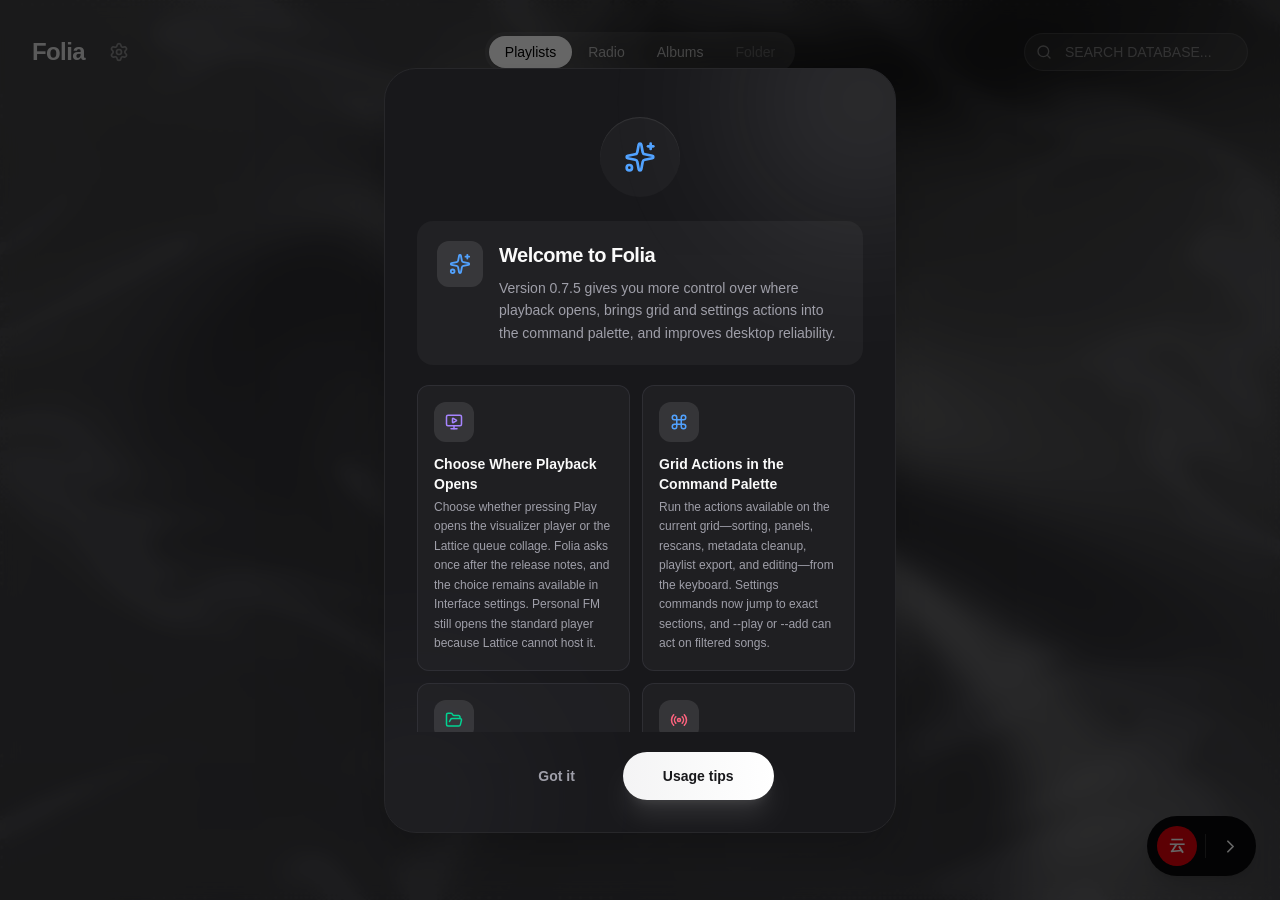
<file: app/src/main/assets/folia/index.html>
<!DOCTYPE html>
<html lang="en">
  <head>
    <meta charset="UTF-8" />
    <meta name="viewport" content="width=device-width, initial-scale=1.0" />
    <meta name="referrer" content="no-referrer" />
    <meta name="description" content="一个动态歌词播放器，支持 AI 主题生成" />
    <meta name="theme-color" content="#09090b" />
    <meta name="mobile-web-app-capable" content="yes" />
    <meta name="apple-mobile-web-app-capable" content="yes" />
    <meta name="apple-mobile-web-app-status-bar-style" content="black-translucent" />
    <meta name="apple-mobile-web-app-title" content="Folia" />
    <link rel="icon" type="image/svg+xml" href="./icon.svg" />
    <link rel="apple-touch-icon" href="./icon.svg" />
    <title>Folia</title>
    <script src="./runtime-config.js"></script>

    <!-- 首屏加载遮罩：内联样式，随 HTML 首帧一起绘制，不等 index.css 与 JS bundle。
         由 src/utils/appSplash.ts 在 React 挂载后淡出并移除。 -->
    <style>
      html,
      body {
        background-color: #09090b;
      }

      #app-splash {
        position: fixed;
        inset: 0;
        z-index: 2147483000;
        display: flex;
        align-items: center;
        justify-content: center;
        background-color: #09090b;
        font-family: 'Inter', system-ui, -apple-system, 'Segoe UI', sans-serif;
        transition: opacity 320ms ease;
      }

      #app-splash.is-hiding {
        opacity: 0;
        pointer-events: none;
      }

      #app-splash .app-splash-inner {
        display: flex;
        flex-direction: column;
        align-items: center;
        gap: 28px;
        opacity: 0;
        /* 延迟淡入：命中缓存的秒开不会闪一下遮罩内容。 */
        animation: app-splash-in 420ms ease 180ms forwards;
      }

      #app-splash .app-splash-title {
        /* 巨大字号，随视口收缩，窄屏也不会溢出。 */
        font-size: clamp(64px, 17vw, 200px);
        font-weight: 600;
        line-height: 1;
        letter-spacing: 0.06em;
        text-indent: 0.06em;
      }

      /* 每个字母占一个固定宽度的盒子（宽度由脚本按各字体的最大字宽测出来，单位 em，
         跟着 font-size 缩放），字体来回切换时字形变但排版不抖。
         纯白 + text-shadow 辉光，辉光强度由脚本逐字母随机，这里的值是脚本失败时的兜底。 */
      #app-splash .app-splash-title span {
        display: inline-block;
        text-align: center;
        font-family: inherit;
        color: #ffffff;
        text-shadow: 0 0 8px rgba(255, 255, 255, 0.55), 0 0 28px rgba(255, 255, 255, 0.3);
        /* 缩放原点压到基线附近，字母大小浮动时底边大致对齐。 */
        transform-origin: center 78%;
      }

      /* 循环波形：每根竖条只做 transform 动画，合成器线程执行，不占主线程。 */
      #app-splash .app-splash-wave {
        display: flex;
        align-items: center;
        gap: clamp(6px, 1.1vw, 11px);
        height: clamp(42px, 7.5vw, 92px);
      }

      /* --floor / --peak / --alpha / --glow / --w 由下面的内联脚本逐条随机化；
         这里的默认值是脚本失败时的静态兜底。纯白平涂 + 外发光，不做渐变。 */
      #app-splash .app-splash-wave span {
        width: var(--w, 5px);
        height: 100%;
        transform: scaleY(var(--floor, 0.18));
        background-color: rgba(255, 255, 255, var(--alpha, 0.85));
        box-shadow: 0 0 var(--glow, 14px) rgba(255, 255, 255, 0.35);
        animation: app-splash-wave 1100ms ease-in-out infinite;
      }

      #app-splash .app-splash-wave span:nth-child(even) {
        animation-delay: -550ms;
      }

      @keyframes app-splash-in {
        to {
          opacity: 1;
        }
      }

      @keyframes app-splash-wave {
        0%,
        100% {
          transform: scaleY(var(--floor, 0.18));
        }
        50% {
          transform: scaleY(var(--peak, 1));
        }
      }

      @media (prefers-reduced-motion: reduce) {
        #app-splash .app-splash-inner {
          opacity: 1;
          animation: none;
        }

        #app-splash .app-splash-wave span {
          /* 不动，但保留随机高度，静态波形仍然有形状。 */
          transform: scaleY(calc(var(--peak, 0.5) * 0.7));
          animation: none;
          opacity: 0.5;
        }
      }
    </style>
  
  <!-- importmap removed: CDN unreachable under file:// -->

  <script type="module" crossorigin src="./assets/main-CuWhm52K.js"></script>
  <link rel="modulepreload" crossorigin href="./assets/rolldown-runtime-hePW80VL.js">
  <link rel="modulepreload" crossorigin href="./assets/modulepreload-polyfill-P2Xu9kJm.js">
  <link rel="modulepreload" crossorigin href="./assets/preload-helper-HclGiUj8.js">
<link rel="manifest" href="./manifest.webmanifest"><!-- SW disabled --></head>
  <body>
    <div id="app-splash" role="status" aria-live="polite" aria-label="Loading Folia">
      <div class="app-splash-inner">
        <div class="app-splash-title" aria-label="Folia"><span>F</span><span>o</span><span>l</span><span>i</span><span>a</span></div>
        <div class="app-splash-wave" aria-hidden="true">
          <span></span>
          <span></span>
          <span></span>
          <span></span>
          <span></span>
          <span></span>
          <span></span>
          <span></span>
          <span></span>
          <span></span>
          <span></span>
          <span></span>
          <span></span>
        </div>
      </div>
    </div>
    <script>
      (function () {
        try {
          // 需要透明背景的入口不能盖遮罩：OBS 浏览器源会被直接推流捕获，
          // Electron 的透明播放背景 / 壁纸窗口（main.cjs 传 splash=0）会在桌面上闪一个黑块。
          var params = new URLSearchParams(window.location.search);
          if (params.get('obs') === '1' || window.location.pathname === '/obs' || params.get('splash') === '0') {
            var splash = document.getElementById('app-splash');
            if (splash) {
              splash.remove();
            }
            return;
          }
        } catch (error) {
          // 探测失败时保留遮罩，React 挂载后仍会移除它。
        }

        // 波形逐条随机化：高度、宽度、节奏、相位和颜色都带抖动，每次加载的形状都不一样。
        // 同步执行，在首帧绘制前完成；失败时 CSS 里的默认值会兜底成一条静态波形。
        try {
          var rand = function (min, max) {
            return min + Math.random() * (max - min);
          };

          var bars = document.querySelectorAll('#app-splash .app-splash-wave span');
          for (var i = 0; i < bars.length; i += 1) {
            var bar = bars[i];
            // 中间高、两端低的整体包络，再叠加随机量，形状既像波形又不规整。
            var envelope = Math.sin(((i + 0.5) / bars.length) * Math.PI);
            var peak = Math.min(1, 0.32 + envelope * rand(0.38, 0.72));
            bar.style.setProperty('--peak', peak.toFixed(3));
            bar.style.setProperty('--floor', rand(0.08, 0.24).toFixed(3));
            bar.style.setProperty('--w', rand(3.5, 6.5).toFixed(2) + 'px');
            // 白色平涂，只在亮度和辉光半径上留随机：高的条更亮、光晕更散。
            bar.style.setProperty('--alpha', rand(0.55, 1).toFixed(2));
            bar.style.setProperty('--glow', Math.round(rand(6, 26)) + 'px');
            bar.style.animationDuration = Math.round(rand(820, 1500)) + 'ms';
            bar.style.animationDelay = '-' + Math.round(rand(0, 1500)) + 'ms';
          }
        } catch (error) {
          // 随机化失败无所谓，CSS 默认值已经能跑一条波形。
        }

        // Folia 五个字母不断跳到不同字形（Loki 片头那种字体轮盘），偶尔整体落回基准样式。
        // 只用通用字族，再叠加字重、斜体和横向拉伸——不同机器上装的字体不一样，
        // 单靠字体名会退化成同一张脸，加上这几个轴才保证每次跳变都看得出来。
        try {
          if (window.matchMedia && window.matchMedia('(prefers-reduced-motion: reduce)').matches) {
            return;
          }
          var BASE_FONT = "'Inter', system-ui, -apple-system, 'Segoe UI', sans-serif";
          var FAMILIES = [BASE_FONT, 'serif', 'monospace', 'cursive', 'fantasy', 'system-ui'];
          var WEIGHTS = ['400', '600', '800'];
          var SCALES = [0.86, 0.94, 1, 1.06, 1.12];
          var letters = document.querySelectorAll('#app-splash .app-splash-title span');
          if (!letters.length) {
            return;
          }

          // 用 canvas 在 100px 基准下量出每个字母在所有候选字形里的最大宽度，换算成 em 写死盒子宽度，
          // 这样字形来回换、词标整体不会左右乱跳。
          var measure = document.createElement('canvas').getContext('2d');
          for (var m = 0; m < letters.length; m += 1) {
            var glyph = letters[m].textContent;
            var widest = 0;
            for (var f = 0; f < FAMILIES.length; f += 1) {
              measure.font = 'italic 800 100px ' + FAMILIES[f];
              widest = Math.max(widest, measure.measureText(glyph).width);
              measure.font = '800 100px ' + FAMILIES[f];
              widest = Math.max(widest, measure.measureText(glyph).width);
            }
            if (widest > 0) {
              // 余量留给最大的缩放组合（1.12 × 1.12），字形放大时不会压到相邻字母。
              letters[m].style.width = ((widest / 100) * 1.26 + 0.04).toFixed(3) + 'em';
            }
          }

          var pick = function (list) {
            return list[Math.floor(Math.random() * list.length)];
          };
          var jitter = function (min, max) {
            return min + Math.random() * (max - min);
          };
          // 辉光分三档：干净、微光、过曝。片头里字母亮度参差不齐，靠这个模拟。
          var randomGlow = function () {
            var roll = Math.random();
            if (roll < 0.3) {
              return '0 0 ' + (2 + Math.random() * 4).toFixed(1) + 'px rgba(255,255,255,0.35)';
            }
            if (roll < 0.75) {
              return '0 0 ' + (6 + Math.random() * 8).toFixed(1) + 'px rgba(255,255,255,0.7), 0 0 ' +
                (20 + Math.random() * 16).toFixed(1) + 'px rgba(255,255,255,0.35)';
            }
            return '0 0 ' + (10 + Math.random() * 8).toFixed(1) + 'px rgba(255,255,255,0.95), 0 0 ' +
              (34 + Math.random() * 20).toFixed(1) + 'px rgba(255,255,255,0.7), 0 0 ' +
              (70 + Math.random() * 40).toFixed(1) + 'px rgba(255,255,255,0.45)';
          };
          var timer = window.setInterval(function () {
            // 遮罩被移除后自己停掉，不留空转的定时器。
            if (!document.getElementById('app-splash')) {
              window.clearInterval(timer);
              return;
            }
            // 一拍只换一个字母，偶尔两个，节奏克制。
            var swaps = Math.random() < 0.25 ? 2 : 1;
            for (var i = 0; i < swaps; i += 1) {
              var letter = pick(letters);
              letter.style.fontFamily = pick(FAMILIES);
              letter.style.fontWeight = pick(WEIGHTS);
              letter.style.fontStyle = Math.random() < 0.25 ? 'italic' : 'normal';
              // 大小和宽窄都用 transform 做：不进入布局，盒子宽度不受影响，排版才不会抖。
              var sizeScale = jitter(0.86, 1.12);
              letter.style.transform =
                'scale(' + (sizeScale * pick(SCALES)).toFixed(3) + ',' + sizeScale.toFixed(3) + ')';
              letter.style.textShadow = randomGlow();
            }
          }, 380);
        } catch (error) {
          // 字体轮盘失败就保持静态词标。
        }
      })();
    </script>
    <div id="root"></div>
      <script src="./adapter.js"></script>
</body>
</html>
</file>
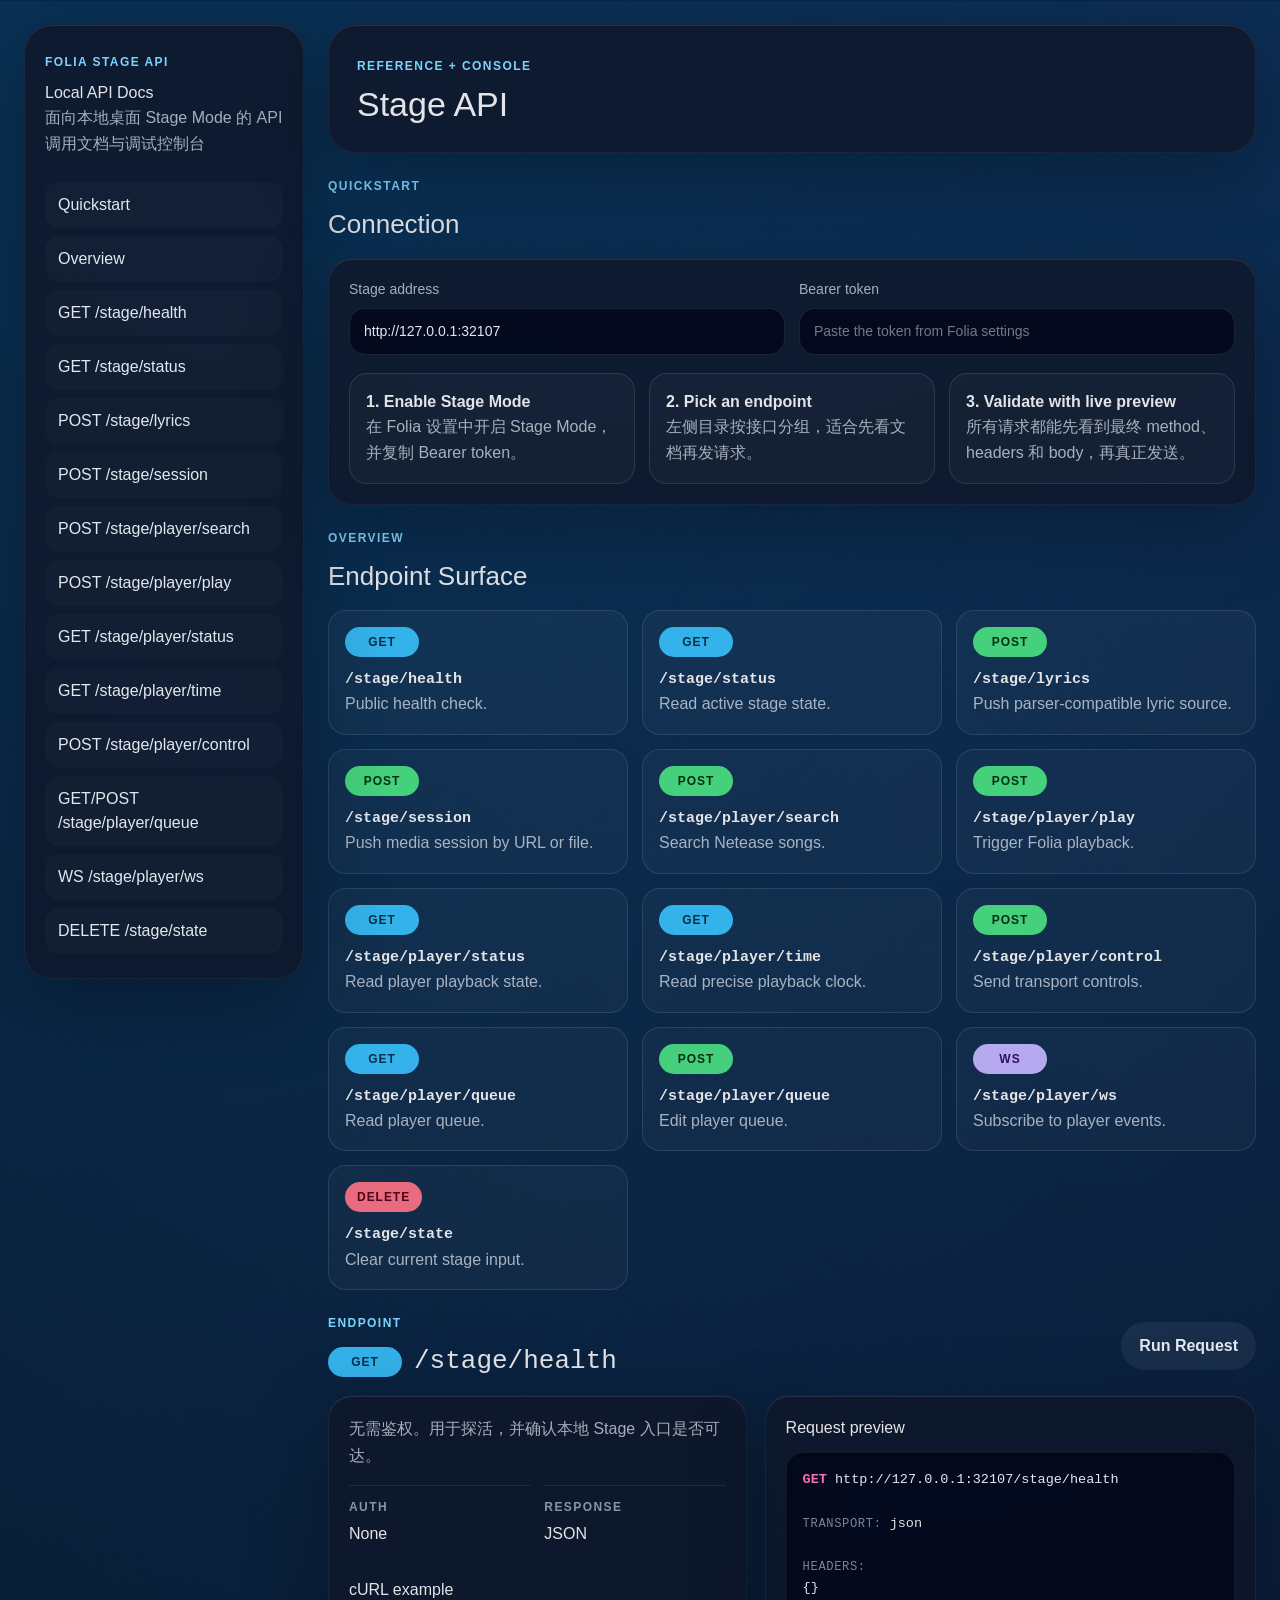
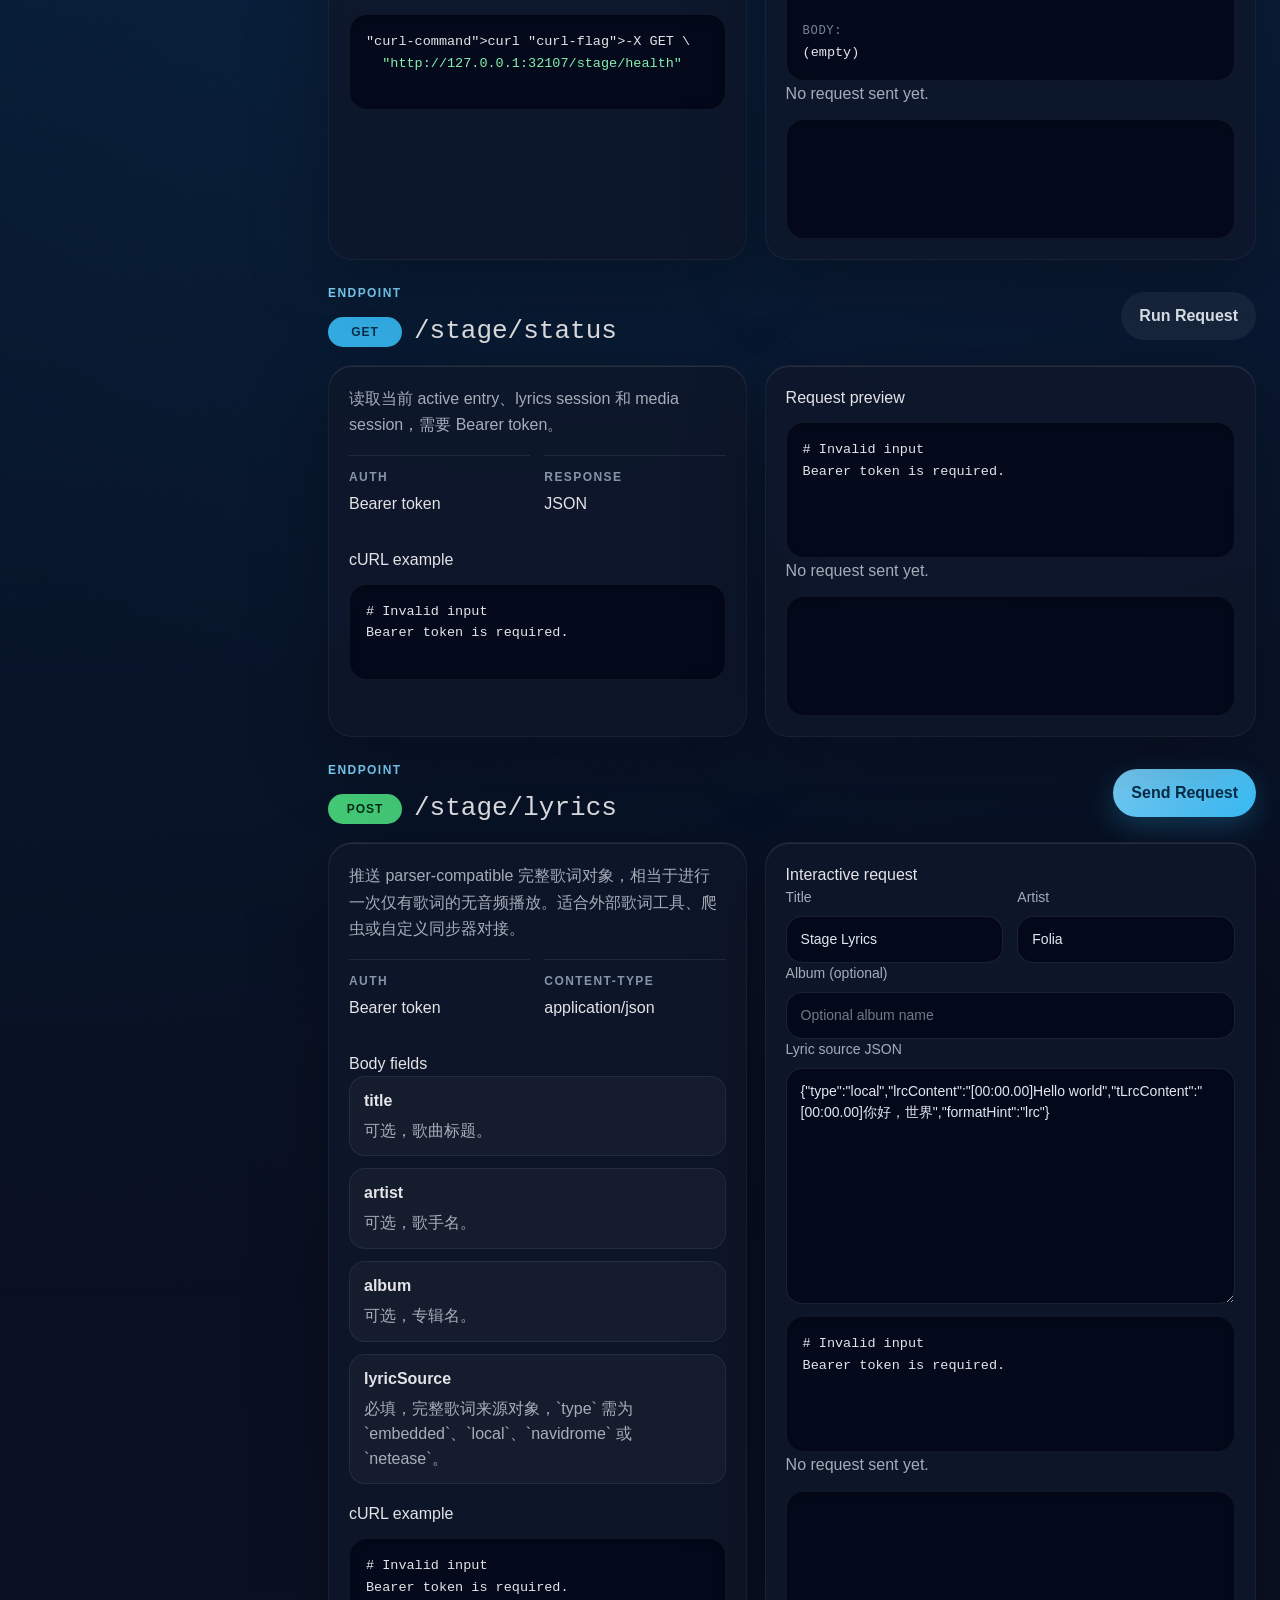
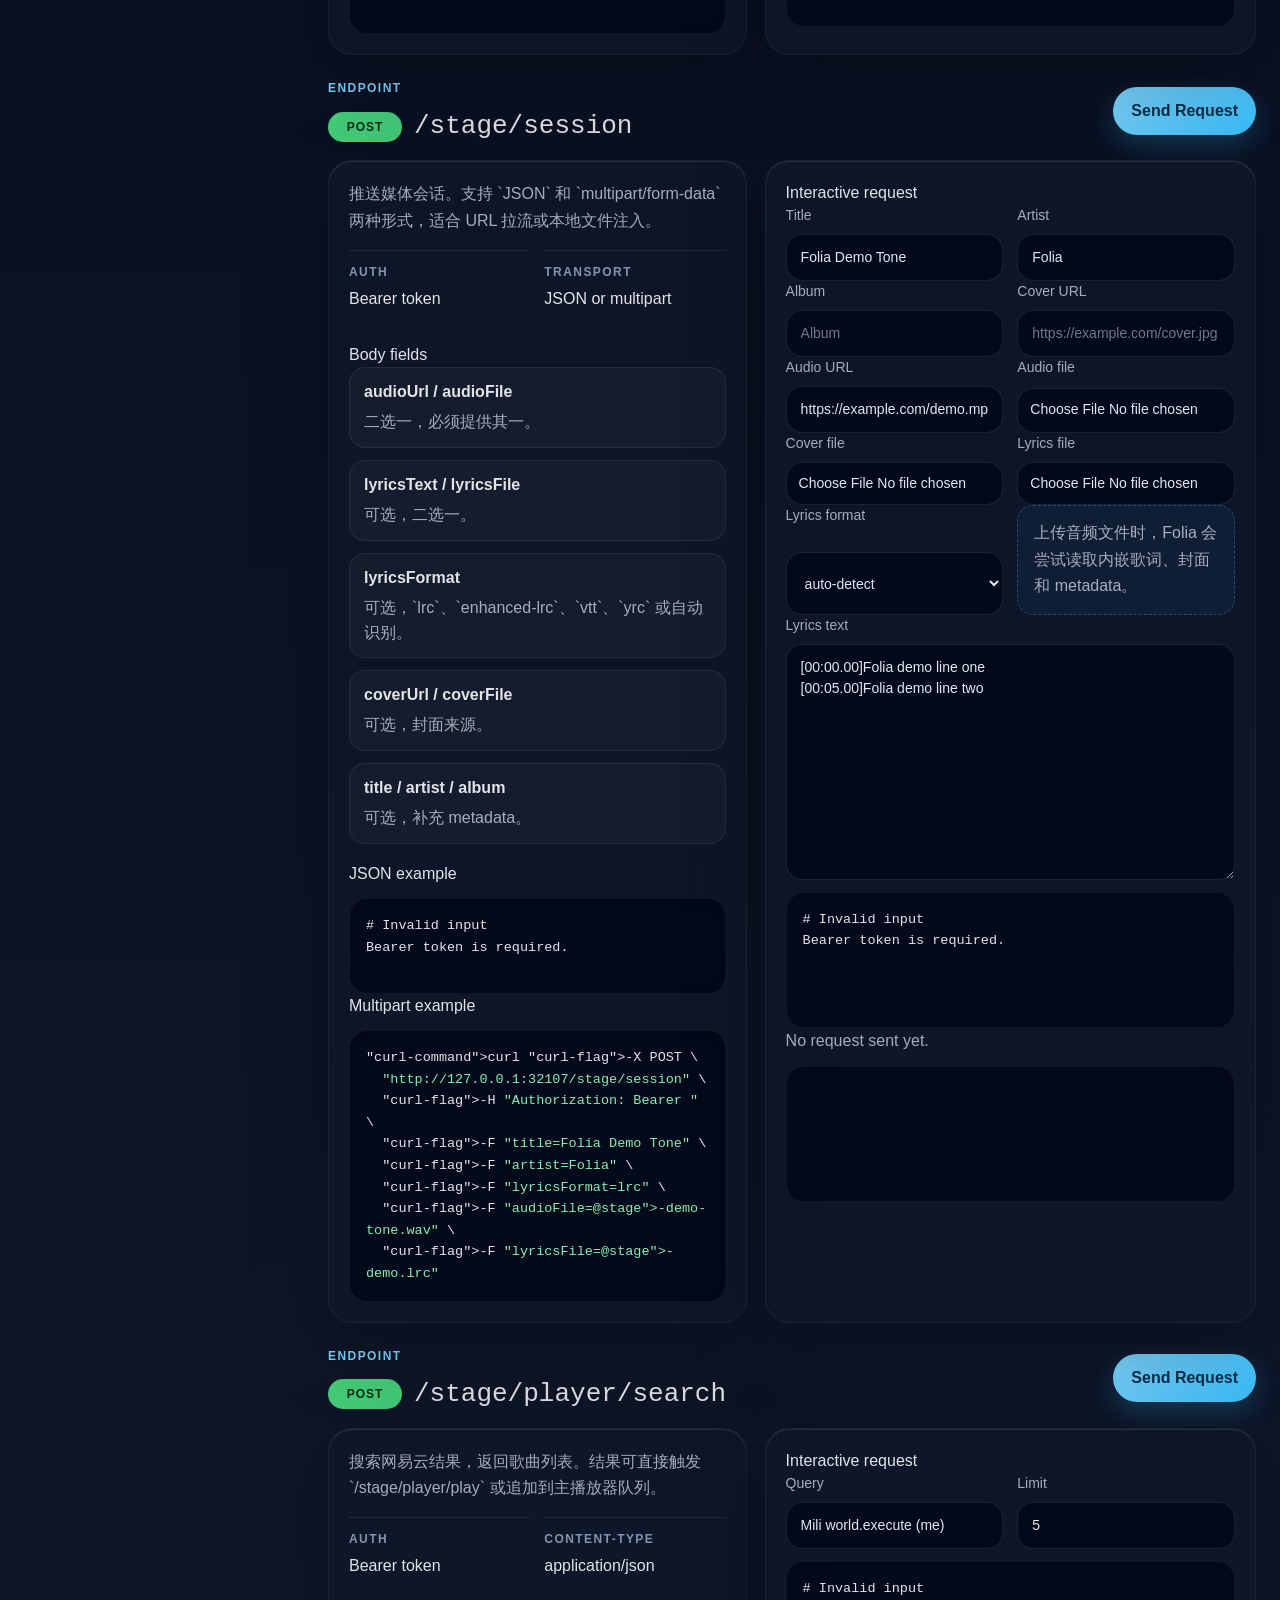
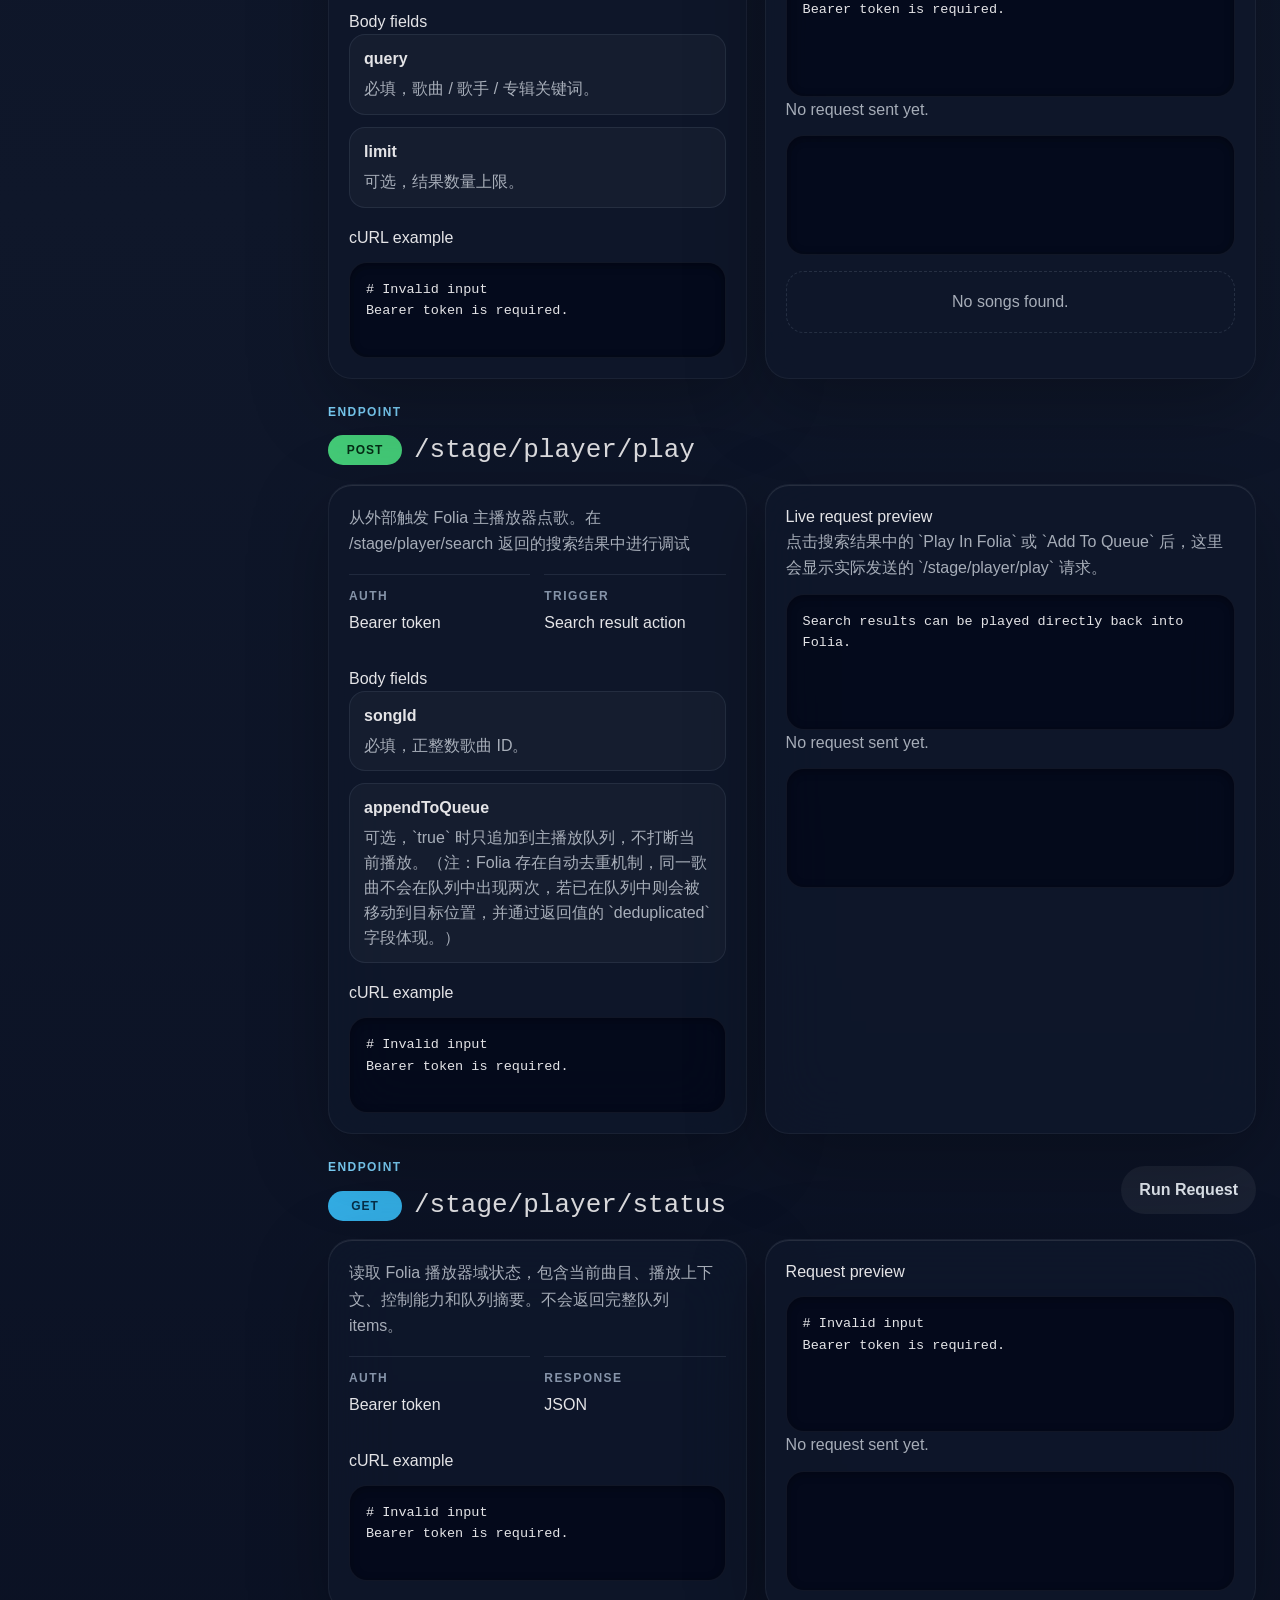
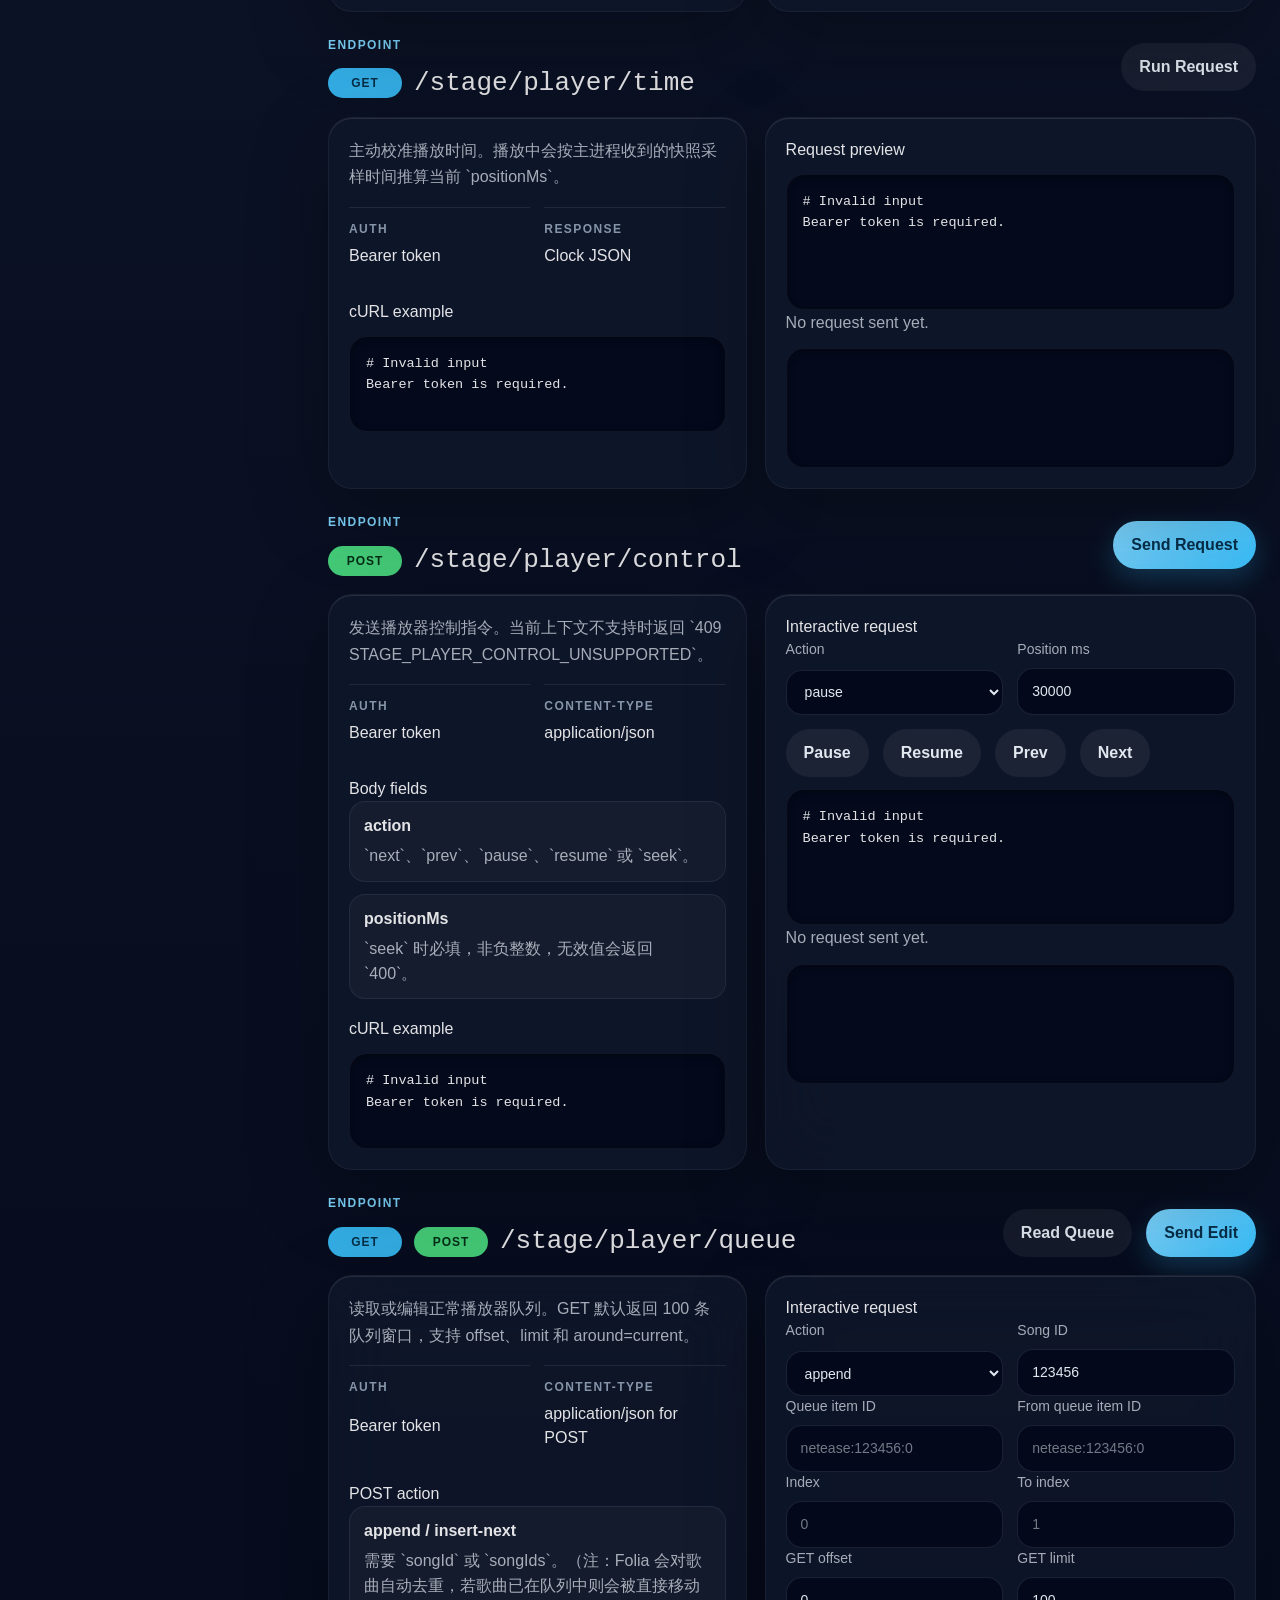
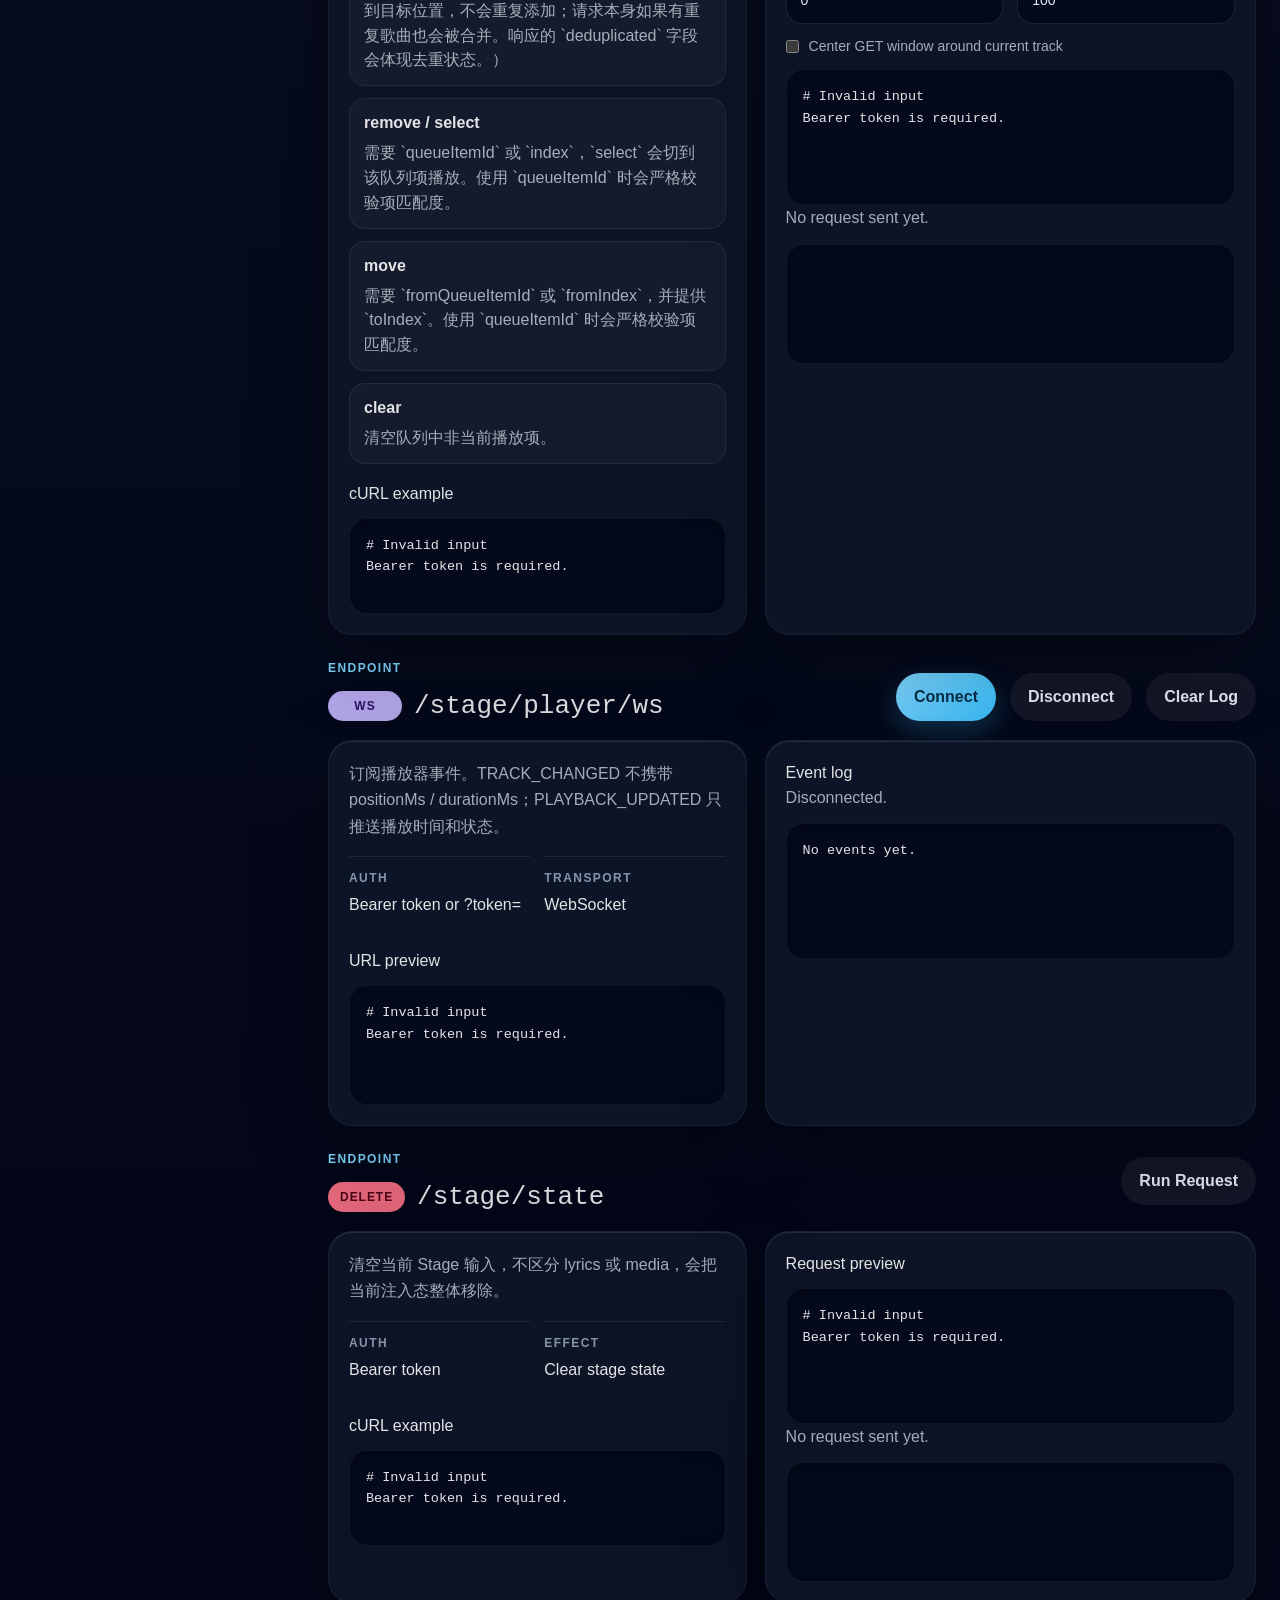
<file: app/src/main/assets/folia/stage-client.html>
<!doctype html>
<html lang="zh-CN">
<head>
    <meta charset="UTF-8" />
    <meta name="viewport" content="width=device-width, initial-scale=1.0" />
    <title>Folia Stage API Docs</title>
  <script type="module" crossorigin src="./assets/stageClient-D98hnDOj.js"></script>
  <link rel="modulepreload" crossorigin href="./assets/modulepreload-polyfill-P2Xu9kJm.js">
  <link rel="stylesheet" crossorigin href="./assets/stageClient-n03utewf.css">
  <link rel="stylesheet" crossorigin href="./assets/src-DWCdbXEy.css">
<link rel="manifest" href="./manifest.webmanifest"><script id="vite-plugin-pwa:register-sw" src="./registerSW.js"></script></head>
<body>
    <main class="stage-client-shell">
        <div class="stage-docs-layout">
            <aside class="docs-sidebar">
                <p class="eyebrow">Folia Stage API</p>
                <h1>Local API Docs</h1>
                <p class="sidebar-copy">
                    面向本地桌面 Stage Mode 的 API 调用文档与调试控制台
                </p>
                <nav class="sidebar-nav">
                    <a href="#quickstart">Quickstart</a>
                    <a href="#overview">Overview</a>
                    <a href="#health">GET /stage/health</a>
                    <a href="#status">GET /stage/status</a>
                    <a href="#lyrics">POST /stage/lyrics</a>
                    <a href="#session">POST /stage/session</a>
                    <a href="#search">POST /stage/player/search</a>
                    <a href="#play">POST /stage/player/play</a>
                    <a href="#player-status">GET /stage/player/status</a>
                    <a href="#player-time">GET /stage/player/time</a>
                    <a href="#player-control">POST /stage/player/control</a>
                    <a href="#player-queue">GET/POST /stage/player/queue</a>
                    <a href="#player-ws">WS /stage/player/ws</a>
                    <a href="#clear">DELETE /stage/state</a>
                </nav>
            </aside>

            <div class="docs-content">
                <section class="hero">
                    <div>
                        <p class="eyebrow">Reference + Console</p>
                        <h2>Stage API</h2>
                    </div>
                </section>

                <section id="quickstart" class="doc-section connection-section">
                    <div class="section-header">
                        <div>
                            <p class="section-kicker">Quickstart</p>
                            <h3>Connection</h3>
                        </div>
                    </div>
                    <div class="doc-card">
                        <div class="grid two">
                            <label>
                                <span>Stage address</span>
                                <input id="base-url" type="url" value="http://127.0.0.1:32107" />
                            </label>
                            <label>
                                <span>Bearer token</span>
                                <input id="token" type="password" placeholder="Paste the token from Folia settings" />
                            </label>
                        </div>
                        <div class="quickstart-grid">
                            <article class="mini-doc-card">
                                <strong>1. Enable Stage Mode</strong>
                                <p class="hint">在 Folia 设置中开启 Stage Mode，并复制 Bearer token。</p>
                            </article>
                            <article class="mini-doc-card">
                                <strong>2. Pick an endpoint</strong>
                                <p class="hint">左侧目录按接口分组，适合先看文档再发请求。</p>
                            </article>
                            <article class="mini-doc-card">
                                <strong>3. Validate with live preview</strong>
                                <p class="hint">所有请求都能先看到最终 method、headers 和 body，再真正发送。</p>
                            </article>
                        </div>
                    </div>
                </section>

                <section id="overview" class="doc-section">
                    <div class="section-header">
                        <div>
                            <p class="section-kicker">Overview</p>
                            <h3>Endpoint Surface</h3>
                        </div>
                    </div>
                    <div class="overview-grid">
                        <article class="endpoint-chip-card">
                            <span class="method-chip method-get">GET</span>
                            <code>/stage/health</code>
                            <p class="hint">Public health check.</p>
                        </article>
                        <article class="endpoint-chip-card">
                            <span class="method-chip method-get">GET</span>
                            <code>/stage/status</code>
                            <p class="hint">Read active stage state.</p>
                        </article>
                        <article class="endpoint-chip-card">
                            <span class="method-chip method-post">POST</span>
                            <code>/stage/lyrics</code>
                            <p class="hint">Push parser-compatible lyric source.</p>
                        </article>
                        <article class="endpoint-chip-card">
                            <span class="method-chip method-post">POST</span>
                            <code>/stage/session</code>
                            <p class="hint">Push media session by URL or file.</p>
                        </article>
                        <article class="endpoint-chip-card">
                            <span class="method-chip method-post">POST</span>
                            <code>/stage/player/search</code>
                            <p class="hint">Search Netease songs.</p>
                        </article>
                        <article class="endpoint-chip-card">
                            <span class="method-chip method-post">POST</span>
                            <code>/stage/player/play</code>
                            <p class="hint">Trigger Folia playback.</p>
                        </article>
                        <article class="endpoint-chip-card">
                            <span class="method-chip method-get">GET</span>
                            <code>/stage/player/status</code>
                            <p class="hint">Read player playback state.</p>
                        </article>
                        <article class="endpoint-chip-card">
                            <span class="method-chip method-get">GET</span>
                            <code>/stage/player/time</code>
                            <p class="hint">Read precise playback clock.</p>
                        </article>
                        <article class="endpoint-chip-card">
                            <span class="method-chip method-post">POST</span>
                            <code>/stage/player/control</code>
                            <p class="hint">Send transport controls.</p>
                        </article>
                        <article class="endpoint-chip-card">
                            <span class="method-chip method-get">GET</span>
                            <code>/stage/player/queue</code>
                            <p class="hint">Read player queue.</p>
                        </article>
                        <article class="endpoint-chip-card">
                            <span class="method-chip method-post">POST</span>
                            <code>/stage/player/queue</code>
                            <p class="hint">Edit player queue.</p>
                        </article>
                        <article class="endpoint-chip-card">
                            <span class="method-chip method-ws">WS</span>
                            <code>/stage/player/ws</code>
                            <p class="hint">Subscribe to player events.</p>
                        </article>
                        <article class="endpoint-chip-card">
                            <span class="method-chip method-delete">DELETE</span>
                            <code>/stage/state</code>
                            <p class="hint">Clear current stage input.</p>
                        </article>
                    </div>
                </section>

                <section id="health" class="doc-section">
                    <div class="section-header">
                        <div>
                            <p class="section-kicker">Endpoint</p>
                            <h3><span class="method-chip method-get">GET</span><code>/stage/health</code></h3>
                        </div>
                        <button id="run-health" type="button" class="secondary">Run Request</button>
                    </div>
                    <div class="endpoint-layout">
                        <article class="doc-card">
                            <p class="hint">无需鉴权。用于探活，并确认本地 Stage 入口是否可达。</p>
                            <div class="meta-grid">
                                <div><span class="meta-label">Auth</span><span>None</span></div>
                                <div><span class="meta-label">Response</span><span>JSON</span></div>
                            </div>
                            <h4>cURL example</h4>
                            <pre id="health-example" class="code-example"></pre>
                        </article>
                        <article class="doc-card">
                            <h4>Request preview</h4>
                            <pre id="health-preview" class="request-preview"></pre>
                            <div id="health-status" class="status-line">No request sent yet.</div>
                            <pre id="health-response" class="response-output compact"></pre>
                        </article>
                    </div>
                </section>

                <section id="status" class="doc-section">
                    <div class="section-header">
                        <div>
                            <p class="section-kicker">Endpoint</p>
                            <h3><span class="method-chip method-get">GET</span><code>/stage/status</code></h3>
                        </div>
                        <button id="run-status" type="button" class="secondary">Run Request</button>
                    </div>
                    <div class="endpoint-layout">
                        <article class="doc-card">
                            <p class="hint">读取当前 active entry、lyrics session 和 media session，需要 Bearer token。</p>
                            <div class="meta-grid">
                                <div><span class="meta-label">Auth</span><span>Bearer token</span></div>
                                <div><span class="meta-label">Response</span><span>JSON</span></div>
                            </div>
                            <h4>cURL example</h4>
                            <pre id="status-example" class="code-example"></pre>
                        </article>
                        <article class="doc-card">
                            <h4>Request preview</h4>
                            <pre id="status-preview" class="request-preview"></pre>
                            <div id="status-status" class="status-line">No request sent yet.</div>
                            <pre id="status-response" class="response-output compact"></pre>
                        </article>
                    </div>
                </section>

                <section id="lyrics" class="doc-section">
                    <div class="section-header">
                        <div>
                            <p class="section-kicker">Endpoint</p>
                            <h3><span class="method-chip method-post">POST</span><code>/stage/lyrics</code></h3>
                        </div>
                        <button id="push-lyrics" type="button">Send Request</button>
                    </div>
                    <div class="endpoint-layout">
                        <article class="doc-card">
                            <p class="hint">推送 parser-compatible 完整歌词对象，相当于进行一次仅有歌词的无音频播放。适合外部歌词工具、爬虫或自定义同步器对接。</p>
                            <div class="meta-grid">
                                <div><span class="meta-label">Auth</span><span>Bearer token</span></div>
                                <div><span class="meta-label">Content-Type</span><span>application/json</span></div>
                            </div>
                            <h4>Body fields</h4>
                            <dl class="field-list">
                                <div><dt>title</dt><dd>可选，歌曲标题。</dd></div>
                                <div><dt>artist</dt><dd>可选，歌手名。</dd></div>
                                <div><dt>album</dt><dd>可选，专辑名。</dd></div>
                                <div><dt>lyricSource</dt><dd>必填，完整歌词来源对象，`type` 需为 `embedded`、`local`、`navidrome` 或 `netease`。</dd></div>
                            </dl>
                            <h4>cURL example</h4>
                            <pre id="lyrics-example" class="code-example"></pre>
                        </article>
                        <article class="doc-card">
                            <h4>Interactive request</h4>
                            <div class="grid two">
                                <label>
                                    <span>Title</span>
                                    <input id="lyrics-title" type="text" value="Stage Lyrics" placeholder="Stage Lyrics" />
                                </label>
                                <label>
                                    <span>Artist</span>
                                    <input id="lyrics-artist" type="text" value="Folia" placeholder="Folia" />
                                </label>
                            </div>
                            <label>
                                <span>Album (optional)</span>
                                <input id="lyrics-album" type="text" placeholder="Optional album name" />
                            </label>
                            <label>
                                <span>Lyric source JSON</span>
                                <textarea id="lyrics-source-json" rows="10">{&quot;type&quot;:&quot;local&quot;,&quot;lrcContent&quot;:&quot;[00:00.00]Hello world&quot;,&quot;tLrcContent&quot;:&quot;[00:00.00]你好，世界&quot;,&quot;formatHint&quot;:&quot;lrc&quot;}</textarea>
                            </label>
                            <pre id="lyrics-preview" class="request-preview"></pre>
                            <div id="lyrics-status" class="status-line">No request sent yet.</div>
                            <pre id="lyrics-response" class="response-output"></pre>
                        </article>
                    </div>
                </section>

                <section id="session" class="doc-section">
                    <div class="section-header">
                        <div>
                            <p class="section-kicker">Endpoint</p>
                            <h3><span class="method-chip method-post">POST</span><code>/stage/session</code></h3>
                        </div>
                        <button id="push-session" type="button">Send Request</button>
                    </div>
                    <div class="endpoint-layout">
                        <article class="doc-card">
                            <p class="hint">推送媒体会话。支持 `JSON` 和 `multipart/form-data` 两种形式，适合 URL 拉流或本地文件注入。</p>
                            <div class="meta-grid">
                                <div><span class="meta-label">Auth</span><span>Bearer token</span></div>
                                <div><span class="meta-label">Transport</span><span>JSON or multipart</span></div>
                            </div>
                            <h4>Body fields</h4>
                            <dl class="field-list">
                                <div><dt>audioUrl / audioFile</dt><dd>二选一，必须提供其一。</dd></div>
                                <div><dt>lyricsText / lyricsFile</dt><dd>可选，二选一。</dd></div>
                                <div><dt>lyricsFormat</dt><dd>可选，`lrc`、`enhanced-lrc`、`vtt`、`yrc` 或自动识别。</dd></div>
                                <div><dt>coverUrl / coverFile</dt><dd>可选，封面来源。</dd></div>
                                <div><dt>title / artist / album</dt><dd>可选，补充 metadata。</dd></div>
                            </dl>
                            <h4>JSON example</h4>
                            <pre id="session-example-json" class="code-example"></pre>
                            <h4>Multipart example</h4>
                            <pre id="session-example-multipart" class="code-example"></pre>
                        </article>
                        <article class="doc-card">
                            <h4>Interactive request</h4>
                            <div class="grid two">
                                <label>
                                    <span>Title</span>
                                    <input id="title" type="text" value="Folia Demo Tone" placeholder="Song title" />
                                </label>
                                <label>
                                    <span>Artist</span>
                                    <input id="artist" type="text" value="Folia" placeholder="Artist" />
                                </label>
                            </div>
                            <div class="grid two">
                                <label>
                                    <span>Album</span>
                                    <input id="album" type="text" placeholder="Album" />
                                </label>
                                <label>
                                    <span>Cover URL</span>
                                    <input id="cover-url" type="url" placeholder="https://example.com/cover.jpg" />
                                </label>
                            </div>
                            <div class="grid two">
                                <label>
                                    <span>Audio URL</span>
                                    <input id="audio-url" type="url" value="https://example.com/demo.mp3" placeholder="https://example.com/song.mp3" />
                                </label>
                                <label>
                                    <span>Audio file</span>
                                    <input id="audio-file" type="file" accept="audio/*" />
                                </label>
                            </div>
                            <div class="grid two">
                                <label>
                                    <span>Cover file</span>
                                    <input id="cover-file" type="file" accept="image/*" />
                                </label>
                                <label>
                                    <span>Lyrics file</span>
                                    <input id="lyrics-file" type="file" accept=".lrc,.vtt,.txt,text/plain" />
                                </label>
                            </div>
                            <div class="grid two">
                                <label>
                                    <span>Lyrics format</span>
                                    <select id="lyrics-format">
                                        <option value="">auto-detect</option>
                                        <option value="lrc">lrc</option>
                                        <option value="enhanced-lrc">enhanced-lrc</option>
                                        <option value="vtt">vtt</option>
                                        <option value="yrc">yrc</option>
                                    </select>
                                </label>
                                <div class="hint callout-inline">
                                    上传音频文件时，Folia 会尝试读取内嵌歌词、封面和 metadata。
                                </div>
                            </div>
                            <label>
                                <span>Lyrics text</span>
                                <textarea id="lyrics-text" rows="10">[00:00.00]Folia demo line one
[00:05.00]Folia demo line two</textarea>
                            </label>
                            <pre id="session-preview" class="request-preview"></pre>
                            <div id="session-status" class="status-line">No request sent yet.</div>
                            <pre id="session-response" class="response-output"></pre>
                        </article>
                    </div>
                </section>

                <section id="search" class="doc-section">
                    <div class="section-header">
                        <div>
                            <p class="section-kicker">Endpoint</p>
                            <h3><span class="method-chip method-post">POST</span><code>/stage/player/search</code></h3>
                        </div>
                        <button id="run-search" type="button">Send Request</button>
                    </div>
                    <div class="endpoint-layout">
                        <article class="doc-card">
                            <p class="hint">搜索网易云结果，返回歌曲列表。结果可直接触发 `/stage/player/play` 或追加到主播放器队列。</p>
                            <div class="meta-grid">
                                <div><span class="meta-label">Auth</span><span>Bearer token</span></div>
                                <div><span class="meta-label">Content-Type</span><span>application/json</span></div>
                            </div>
                            <h4>Body fields</h4>
                            <dl class="field-list">
                                <div><dt>query</dt><dd>必填，歌曲 / 歌手 / 专辑关键词。</dd></div>
                                <div><dt>limit</dt><dd>可选，结果数量上限。</dd></div>
                            </dl>
                            <h4>cURL example</h4>
                            <pre id="search-example" class="code-example"></pre>
                        </article>
                        <article class="doc-card">
                            <h4>Interactive request</h4>
                            <div class="grid two">
                                <label>
                                    <span>Query</span>
                                    <input id="search-query" type="text" value="Mili world.execute (me)" placeholder="Song / artist / album" />
                                </label>
                                <label>
                                    <span>Limit</span>
                                    <input id="search-limit" type="number" min="1" max="50" value="5" />
                                </label>
                            </div>
                            <pre id="search-preview" class="request-preview"></pre>
                            <div id="search-status" class="status-line">No request sent yet.</div>
                            <pre id="search-response" class="response-output compact"></pre>
                            <div id="search-results" class="playlist-list"></div>
                        </article>
                    </div>
                </section>

                <section id="play" class="doc-section">
                    <div class="section-header">
                        <div>
                            <p class="section-kicker">Endpoint</p>
                            <h3><span class="method-chip method-post">POST</span><code>/stage/player/play</code></h3>
                        </div>
                    </div>
                    <div class="endpoint-layout">
                        <article class="doc-card">
                            <p class="hint">从外部触发 Folia 主播放器点歌。在 /stage/player/search 返回的搜索结果中进行调试</p>
                            <div class="meta-grid">
                                <div><span class="meta-label">Auth</span><span>Bearer token</span></div>
                                <div><span class="meta-label">Trigger</span><span>Search result action</span></div>
                            </div>
                            <h4>Body fields</h4>
                            <dl class="field-list">
                                <div><dt>songId</dt><dd>必填，正整数歌曲 ID。</dd></div>
                                <div><dt>appendToQueue</dt><dd>可选，`true` 时只追加到主播放队列，不打断当前播放。（注：Folia 存在自动去重机制，同一歌曲不会在队列中出现两次，若已在队列中则会被移动到目标位置，并通过返回值的 `deduplicated` 字段体现。）</dd></div>
                            </dl>
                            <h4>cURL example</h4>
                            <pre id="play-example" class="code-example"></pre>
                        </article>
                        <article class="doc-card">
                            <h4>Live request preview</h4>
                            <p class="hint">点击搜索结果中的 `Play In Folia` 或 `Add To Queue` 后，这里会显示实际发送的 `/stage/player/play` 请求。</p>
                            <pre id="play-preview" class="request-preview">Search results can be played directly back into Folia.</pre>
                            <div id="play-status" class="status-line">No request sent yet.</div>
                            <pre id="play-response" class="response-output compact"></pre>
                        </article>
                    </div>
                </section>

                <section id="player-status" class="doc-section">
                    <div class="section-header">
                        <div>
                            <p class="section-kicker">Endpoint</p>
                            <h3><span class="method-chip method-get">GET</span><code>/stage/player/status</code></h3>
                        </div>
                        <button id="run-player-status" type="button" class="secondary">Run Request</button>
                    </div>
                    <div class="endpoint-layout">
                        <article class="doc-card">
                            <p class="hint">读取 Folia 播放器域状态，包含当前曲目、播放上下文、控制能力和队列摘要。不会返回完整队列 items。</p>
                            <div class="meta-grid">
                                <div><span class="meta-label">Auth</span><span>Bearer token</span></div>
                                <div><span class="meta-label">Response</span><span>JSON</span></div>
                            </div>
                            <h4>cURL example</h4>
                            <pre id="player-status-example" class="code-example scroll-box"></pre>
                        </article>
                        <article class="doc-card">
                            <h4>Request preview</h4>
                            <pre id="player-status-preview" class="request-preview scroll-box"></pre>
                            <div id="player-status-status" class="status-line">No request sent yet.</div>
                            <pre id="player-status-response" class="response-output compact scroll-box"></pre>
                        </article>
                    </div>
                </section>

                <section id="player-time" class="doc-section">
                    <div class="section-header">
                        <div>
                            <p class="section-kicker">Endpoint</p>
                            <h3><span class="method-chip method-get">GET</span><code>/stage/player/time</code></h3>
                        </div>
                        <button id="run-player-time" type="button" class="secondary">Run Request</button>
                    </div>
                    <div class="endpoint-layout">
                        <article class="doc-card">
                            <p class="hint">主动校准播放时间。播放中会按主进程收到的快照采样时间推算当前 `positionMs`。</p>
                            <div class="meta-grid">
                                <div><span class="meta-label">Auth</span><span>Bearer token</span></div>
                                <div><span class="meta-label">Response</span><span>Clock JSON</span></div>
                            </div>
                            <h4>cURL example</h4>
                            <pre id="player-time-example" class="code-example scroll-box"></pre>
                        </article>
                        <article class="doc-card">
                            <h4>Request preview</h4>
                            <pre id="player-time-preview" class="request-preview scroll-box"></pre>
                            <div id="player-time-status" class="status-line">No request sent yet.</div>
                            <pre id="player-time-response" class="response-output compact scroll-box"></pre>
                        </article>
                    </div>
                </section>

                <section id="player-control" class="doc-section">
                    <div class="section-header">
                        <div>
                            <p class="section-kicker">Endpoint</p>
                            <h3><span class="method-chip method-post">POST</span><code>/stage/player/control</code></h3>
                        </div>
                        <button id="run-player-control" type="button">Send Request</button>
                    </div>
                    <div class="endpoint-layout">
                        <article class="doc-card">
                            <p class="hint">发送播放器控制指令。当前上下文不支持时返回 `409 STAGE_PLAYER_CONTROL_UNSUPPORTED`。</p>
                            <div class="meta-grid">
                                <div><span class="meta-label">Auth</span><span>Bearer token</span></div>
                                <div><span class="meta-label">Content-Type</span><span>application/json</span></div>
                            </div>
                            <h4>Body fields</h4>
                            <dl class="field-list">
                                <div><dt>action</dt><dd>`next`、`prev`、`pause`、`resume` 或 `seek`。</dd></div>
                                <div><dt>positionMs</dt><dd>`seek` 时必填，非负整数，无效值会返回 `400`。</dd></div>
                            </dl>
                            <h4>cURL example</h4>
                            <pre id="player-control-example" class="code-example scroll-box"></pre>
                        </article>
                        <article class="doc-card">
                            <h4>Interactive request</h4>
                            <div class="grid two">
                                <label>
                                    <span>Action</span>
                                    <select id="player-control-action">
                                        <option value="pause">pause</option>
                                        <option value="resume">resume</option>
                                        <option value="next">next</option>
                                        <option value="prev">prev</option>
                                        <option value="seek">seek</option>
                                    </select>
                                </label>
                                <label>
                                    <span>Position ms</span>
                                    <input id="player-control-position" type="number" min="0" value="30000" />
                                </label>
                            </div>
                            <div class="button-row">
                                <button type="button" class="secondary" data-control-action="pause">Pause</button>
                                <button type="button" class="secondary" data-control-action="resume">Resume</button>
                                <button type="button" class="secondary" data-control-action="prev">Prev</button>
                                <button type="button" class="secondary" data-control-action="next">Next</button>
                            </div>
                            <pre id="player-control-preview" class="request-preview scroll-box"></pre>
                            <div id="player-control-status" class="status-line">No request sent yet.</div>
                            <pre id="player-control-response" class="response-output compact scroll-box"></pre>
                        </article>
                    </div>
                </section>

                <section id="player-queue" class="doc-section">
                    <div class="section-header">
                        <div>
                            <p class="section-kicker">Endpoint</p>
                            <h3><span class="method-chip method-get">GET</span><span class="method-chip method-post">POST</span><code>/stage/player/queue</code></h3>
                        </div>
                        <div class="button-row">
                            <button id="run-player-queue-get" type="button" class="secondary">Read Queue</button>
                            <button id="run-player-queue-post" type="button">Send Edit</button>
                        </div>
                    </div>
                    <div class="endpoint-layout">
                        <article class="doc-card">
                            <p class="hint">读取或编辑正常播放器队列。GET 默认返回 100 条队列窗口，支持 offset、limit 和 around=current。</p>
                            <div class="meta-grid">
                                <div><span class="meta-label">Auth</span><span>Bearer token</span></div>
                                <div><span class="meta-label">Content-Type</span><span>application/json for POST</span></div>
                            </div>
                            <h4>POST action</h4>
                            <dl class="field-list">
                                <div><dt>append / insert-next</dt><dd>需要 `songId` 或 `songIds`。（注：Folia 会对歌曲自动去重，若歌曲已在队列中则会被直接移动到目标位置，不会重复添加；请求本身如果有重复歌曲也会被合并。响应的 `deduplicated` 字段会体现去重状态。）</dd></div>
                                <div><dt>remove / select</dt><dd>需要 `queueItemId` 或 `index`，`select` 会切到该队列项播放。使用 `queueItemId` 时会严格校验项匹配度。</dd></div>
                                <div><dt>move</dt><dd>需要 `fromQueueItemId` 或 `fromIndex`，并提供 `toIndex`。使用 `queueItemId` 时会严格校验项匹配度。</dd></div>
                                <div><dt>clear</dt><dd>清空队列中非当前播放项。</dd></div>
                            </dl>
                            <h4>cURL example</h4>
                            <pre id="player-queue-example" class="code-example scroll-box"></pre>
                        </article>
                        <article class="doc-card">
                            <h4>Interactive request</h4>
                            <div class="grid two">
                                <label>
                                    <span>Action</span>
                                    <select id="player-queue-action">
                                        <option value="append">append</option>
                                        <option value="insert-next">insert-next</option>
                                        <option value="remove">remove</option>
                                        <option value="move">move</option>
                                        <option value="select">select</option>
                                        <option value="clear">clear</option>
                                    </select>
                                </label>
                                <label>
                                    <span>Song ID</span>
                                    <input id="player-queue-song-id" type="number" min="1" value="123456" />
                                </label>
                            </div>
                            <div class="grid two">
                                <label>
                                    <span>Queue item ID</span>
                                    <input id="player-queue-item-id" type="text" placeholder="netease:123456:0" />
                                </label>
                                <label>
                                    <span>From queue item ID</span>
                                    <input id="player-queue-from-item-id" type="text" placeholder="netease:123456:0" />
                                </label>
                            </div>
                            <div class="grid two">
                                <label>
                                    <span>Index</span>
                                    <input id="player-queue-index" type="number" min="0" placeholder="0" />
                                </label>
                                <label>
                                    <span>To index</span>
                                    <input id="player-queue-to-index" type="number" min="0" placeholder="1" />
                                </label>
                            </div>
                            <div class="grid two">
                                <label>
                                    <span>GET offset</span>
                                    <input id="player-queue-offset" type="number" min="0" value="0" />
                                </label>
                                <label>
                                    <span>GET limit</span>
                                    <input id="player-queue-limit" type="number" min="1" max="500" value="100" />
                                </label>
                            </div>
                            <label class="inline-toggle">
                                <input id="player-queue-around-current" type="checkbox" />
                                <span>Center GET window around current track</span>
                            </label>
                            <pre id="player-queue-preview" class="request-preview scroll-box"></pre>
                            <div id="player-queue-status" class="status-line">No request sent yet.</div>
                            <pre id="player-queue-response" class="response-output compact scroll-box"></pre>
                        </article>
                    </div>
                </section>

                <section id="player-ws" class="doc-section">
                    <div class="section-header">
                        <div>
                            <p class="section-kicker">Endpoint</p>
                            <h3><span class="method-chip method-ws">WS</span><code>/stage/player/ws</code></h3>
                        </div>
                        <div class="button-row">
                            <button id="connect-player-ws" type="button">Connect</button>
                            <button id="disconnect-player-ws" type="button" class="secondary">Disconnect</button>
                            <button id="clear-player-ws-log" type="button" class="secondary">Clear Log</button>
                        </div>
                    </div>
                    <div class="endpoint-layout">
                        <article class="doc-card">
                            <p class="hint">订阅播放器事件。TRACK_CHANGED 不携带 positionMs / durationMs；PLAYBACK_UPDATED 只推送播放时间和状态。</p>
                            <div class="meta-grid">
                                <div><span class="meta-label">Auth</span><span>Bearer token or ?token=</span></div>
                                <div><span class="meta-label">Transport</span><span>WebSocket</span></div>
                            </div>
                            <h4>URL preview</h4>
                            <pre id="player-ws-preview" class="request-preview compact scroll-box"></pre>
                        </article>
                        <article class="doc-card">
                            <h4>Event log</h4>
                            <div id="player-ws-status" class="status-line">Disconnected.</div>
                            <pre id="player-ws-log" class="response-output ws-log scroll-box">No events yet.</pre>
                        </article>
                    </div>
                </section>

                <section id="clear" class="doc-section">
                    <div class="section-header">
                        <div>
                            <p class="section-kicker">Endpoint</p>
                            <h3><span class="method-chip method-delete">DELETE</span><code>/stage/state</code></h3>
                        </div>
                        <button id="run-clear" type="button" class="secondary">Run Request</button>
                    </div>
                    <div class="endpoint-layout">
                        <article class="doc-card">
                            <p class="hint">清空当前 Stage 输入，不区分 lyrics 或 media，会把当前注入态整体移除。</p>
                            <div class="meta-grid">
                                <div><span class="meta-label">Auth</span><span>Bearer token</span></div>
                                <div><span class="meta-label">Effect</span><span>Clear stage state</span></div>
                            </div>
                            <h4>cURL example</h4>
                            <pre id="clear-example" class="code-example"></pre>
                        </article>
                        <article class="doc-card">
                            <h4>Request preview</h4>
                            <pre id="clear-preview" class="request-preview"></pre>
                            <div id="clear-status" class="status-line">No request sent yet.</div>
                            <pre id="clear-response" class="response-output compact"></pre>
                        </article>
                    </div>
                </section>
            </div>
        </div>
    </main>
</body>
</html>
</file>
<file: app/src/main/assets/folia/assets/stageClient-n03utewf.css>
:root{--lightningcss-light: ;--lightningcss-dark:initial;color-scheme:dark;--stage-bg:radial-gradient(circle at top left, #0ea5e938, transparent 30%), radial-gradient(circle at top right, #3b82f62e, transparent 26%), linear-gradient(180deg, #020617 0%, #0f172a 52%, #020617 100%);--stage-panel:#0f172ad6;--stage-panel-strong:#020617e6;--stage-border:#94a3b82e;--stage-text:#e2e8f0;--stage-muted:#e2e8f0b8;--stage-accent:#7dd3fc;--stage-accent-strong:#38bdf8;--stage-accent-soft:#38bdf81f;--stage-get:#38bdf8;--stage-post:#4ade80;--stage-delete:#fb7185;--stage-code:#0f172ac7}button,:root{--lightningcss-light: ;--lightningcss-dark:initial;color-scheme:dark;--stage-bg:radial-gradient(circle at top left, #0ea5e938, transparent 30%), radial-gradient(circle at top right, #3b82f62e, transparent 26%), linear-gradient(180deg, #020617 0%, #0f172a 52%, #020617 100%);--stage-panel:#0f172ad6;--stage-panel-strong:#020617e6;--stage-border:#94a3b82e;--stage-text:#e2e8f0;--stage-muted:#e2e8f0b8;--stage-accent:#7dd3fc;--stage-accent-strong:#38bdf8;--stage-accent-soft:#38bdf81f;--stage-get:#38bdf8;--stage-post:#4ade80;--stage-delete:#fb7185;--stage-code:#0f172ac7}html{scroll-behavior:smooth}html,body{background:var(--stage-bg);min-height:100vh;color:var(--stage-text);margin:0;font-family:Segoe UI,PingFang SC,Microsoft YaHei,sans-serif;overflow:hidden auto}button,input,textarea,select{font:inherit}code,pre{font-family:Cascadia Code,Fira Code,Consolas,monospace}.json-key{color:#7dd3fc;font-weight:500}.json-string{color:#86efac}.json-number{color:#fde047}.json-boolean{color:#c084fc;font-weight:600}.json-null{color:#94a3b8;font-style:italic}.req-method{color:#f472b6;font-weight:700}.req-url{color:#e2e8f0}.req-label{color:#94a3b8cc;text-transform:uppercase;letter-spacing:.05em;font-size:.9em}.curl-command{color:#f472b6;font-weight:700}.curl-flag{color:#7dd3fc}.curl-string{color:#86efac}.status-sending{color:#94a3b8;font-style:italic}.status-ok{color:#4ade80;font-weight:700}.status-error{color:#f87171;font-weight:700}::selection{background:#38bdf84d}::-webkit-scrollbar{width:8px;height:8px}::-webkit-scrollbar-track{background:#0f172a80}::-webkit-scrollbar-thumb{background:#94a3b84d;border-radius:4px}::-webkit-scrollbar-thumb:hover{background:#94a3b880}.stage-client-shell{min-height:100vh;padding:24px}.stage-docs-layout{grid-template-columns:280px minmax(0,1fr);align-items:start;gap:24px;width:min(1520px,100%);margin:0 auto;display:grid}.docs-sidebar,.hero,.doc-card{background:var(--stage-panel);-webkit-backdrop-filter:blur(32px);backdrop-filter:blur(32px);border:1px solid #ffffff0d;transition:transform .2s cubic-bezier(.4,0,.2,1),box-shadow .2s;box-shadow:0 24px 80px #00000047,inset 0 1px #ffffff1a}.doc-card:hover{transform:translateY(-2px);box-shadow:0 30px 60px #0006,0 0 0 1px #7dd3fc26}.docs-sidebar{border-radius:28px;padding:24px 20px;position:sticky;top:24px}.docs-content{gap:20px;display:grid}.hero{border-radius:28px;padding:28px}.doc-section{gap:14px;display:grid}.doc-card{border-radius:24px;padding:20px}.sidebar-copy,.intro,.hint,.status-line{color:var(--stage-muted);line-height:1.65}.eyebrow,.section-kicker,.meta-label{letter-spacing:.12em;text-transform:uppercase;font-size:12px;font-weight:700;display:inline-block}.eyebrow,.section-kicker{color:var(--stage-accent);margin:0 0 10px}.meta-label{color:#94a3b8e6}.docs-sidebar h1,.hero h2,.doc-section h3,.doc-card h4{margin:0}.hero h2{font-size:34px;line-height:1.15}.sidebar-nav{gap:8px;margin-top:24px;display:grid}.sidebar-nav a{color:var(--stage-text);background:#ffffff05;border:1px solid #0000;border-radius:14px;padding:10px 12px;text-decoration:none;transition:background .12s,border-color .12s,transform .12s}.sidebar-nav a:hover{background:var(--stage-accent-soft);border-color:#7dd3fc33;transform:translate(1px)}.section-header,.endpoint-layout,.meta-grid,.button-row,.doc-head{gap:14px;display:flex}.section-header{justify-content:space-between;align-items:center}.section-header h3{align-items:center;gap:12px;font-size:26px;display:flex}.endpoint-layout{grid-template-columns:minmax(320px,.92fr) minmax(360px,1.08fr);gap:18px;display:grid}.overview-grid,.quickstart-grid{gap:14px;display:grid}.overview-grid{grid-template-columns:repeat(3,minmax(0,1fr))}.quickstart-grid{grid-template-columns:repeat(3,minmax(0,1fr));margin-top:18px}.endpoint-chip-card,.mini-doc-card{border:1px solid var(--stage-border);background:#ffffff08;border-radius:18px;padding:16px}.endpoint-chip-card code{margin-top:12px;font-size:15px;font-weight:700;display:block}.method-chip{letter-spacing:.08em;text-transform:uppercase;border-radius:999px;justify-content:center;align-items:center;min-width:74px;padding:6px 12px;font-size:12px;font-weight:800;display:inline-flex}.method-get{color:#082f49;background:#38bdf8eb}.method-post{color:#052e16;background:#4ade80eb}.method-delete{color:#4c0519;background:#fb7185eb}.method-ws{color:#2e1065;background:#c4b5fdeb}.meta-grid{grid-template-columns:repeat(2,minmax(0,1fr));margin:16px 0 20px;display:grid}.meta-grid>div{border-top:1px solid #94a3b824;gap:6px;padding:12px 0;display:grid}.field-list{gap:12px;margin:0 0 18px;display:grid}.field-list div{background:#ffffff08;border:1px solid #94a3b81f;border-radius:16px;gap:6px;padding:12px 14px;display:grid}.field-list dt{font-weight:700}.field-list dd{color:var(--stage-muted);margin:0;line-height:1.55}button{cursor:pointer;color:#082f49;background:linear-gradient(135deg,#7dd3fc,#38bdf8);border:0;border-radius:999px;padding:12px 18px;font-weight:700;transition:transform .12s,opacity .12s,box-shadow .12s;box-shadow:0 10px 28px #38bdf83d}button:hover{transform:translateY(-1px)}button:disabled{opacity:.68;cursor:progress}button.secondary{color:var(--stage-text);box-shadow:none;background:#ffffff0f}.grid{gap:14px;display:grid}.grid.two{grid-template-columns:repeat(2,minmax(0,1fr))}label{color:var(--stage-muted);gap:8px;font-size:14px;display:grid}.inline-toggle{align-items:center;gap:10px;margin-top:12px;display:flex}.inline-toggle input{width:auto}input,textarea,select{box-sizing:border-box;width:100%;color:var(--stage-text);background:#020617bd;border:1px solid #94a3b829;border-radius:16px;padding:12px 14px;transition:border-color .2s,box-shadow .2s}input:focus,textarea:focus,select:focus{border-color:var(--stage-accent);box-shadow:0 0 0 3px var(--stage-accent-soft);outline:none}input[type=file]{padding:10px 12px}textarea{resize:vertical;min-height:170px}.callout-inline{background:#38bdf80f;border:1px dashed #7dd3fc3d;border-radius:16px;margin:0;padding:14px 16px}.code-example,.request-preview,.response-output{white-space:pre-wrap;word-break:break-word;background:#020617b3;border:1px solid #ffffff0d;border-radius:18px;margin:12px 0 0;padding:16px;font-size:13.5px;line-height:1.6;overflow:auto;box-shadow:inset 0 2px 10px #0000004d}.code-example{min-height:96px}.request-preview,.response-output{min-height:136px}.scroll-box{max-height:320px;overflow:auto}.response-output.scroll-box{max-height:360px}.ws-log.scroll-box{max-height:420px}.compact{min-height:120px}.playlist-list{gap:12px;margin-top:16px;display:grid}.stage-result-card{background:#ffffff08;border:1px solid #94a3b829;border-radius:18px;padding:16px}.doc-head{justify-content:space-between;align-items:flex-start}.button-row{flex-wrap:wrap;margin-top:14px}.empty-state{text-align:center;color:var(--stage-muted);border:1px dashed #94a3b82e;border-radius:18px;padding:18px}@media (width<=1240px){.stage-docs-layout{grid-template-columns:1fr}.docs-sidebar{position:static}.overview-grid,.quickstart-grid{grid-template-columns:repeat(2,minmax(0,1fr))}}@media (width<=980px){.endpoint-layout,.overview-grid,.quickstart-grid,.grid.two,.meta-grid{grid-template-columns:1fr}.section-header{flex-direction:column;align-items:stretch}}@media (width<=640px){.stage-client-shell{padding:14px}.docs-sidebar,.hero,.doc-card{border-radius:22px}.hero h2{font-size:28px}}
</file>
